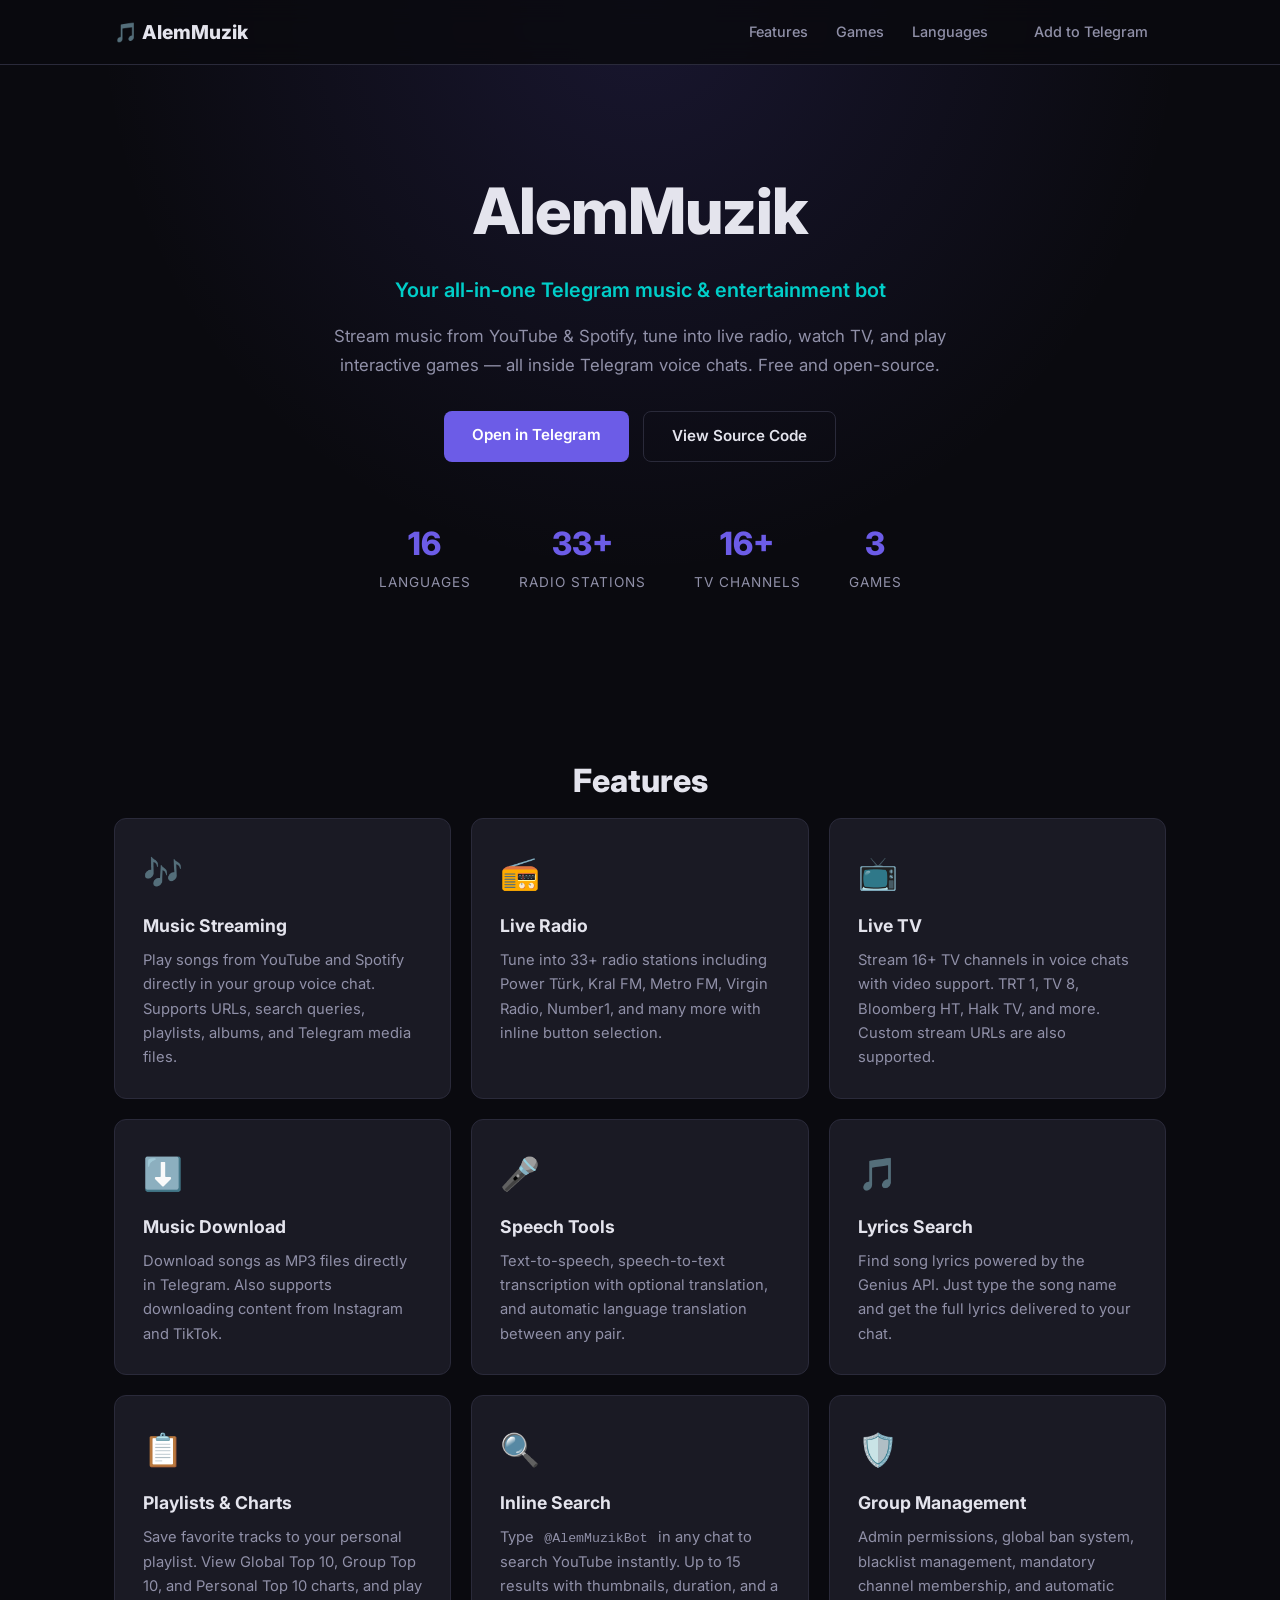
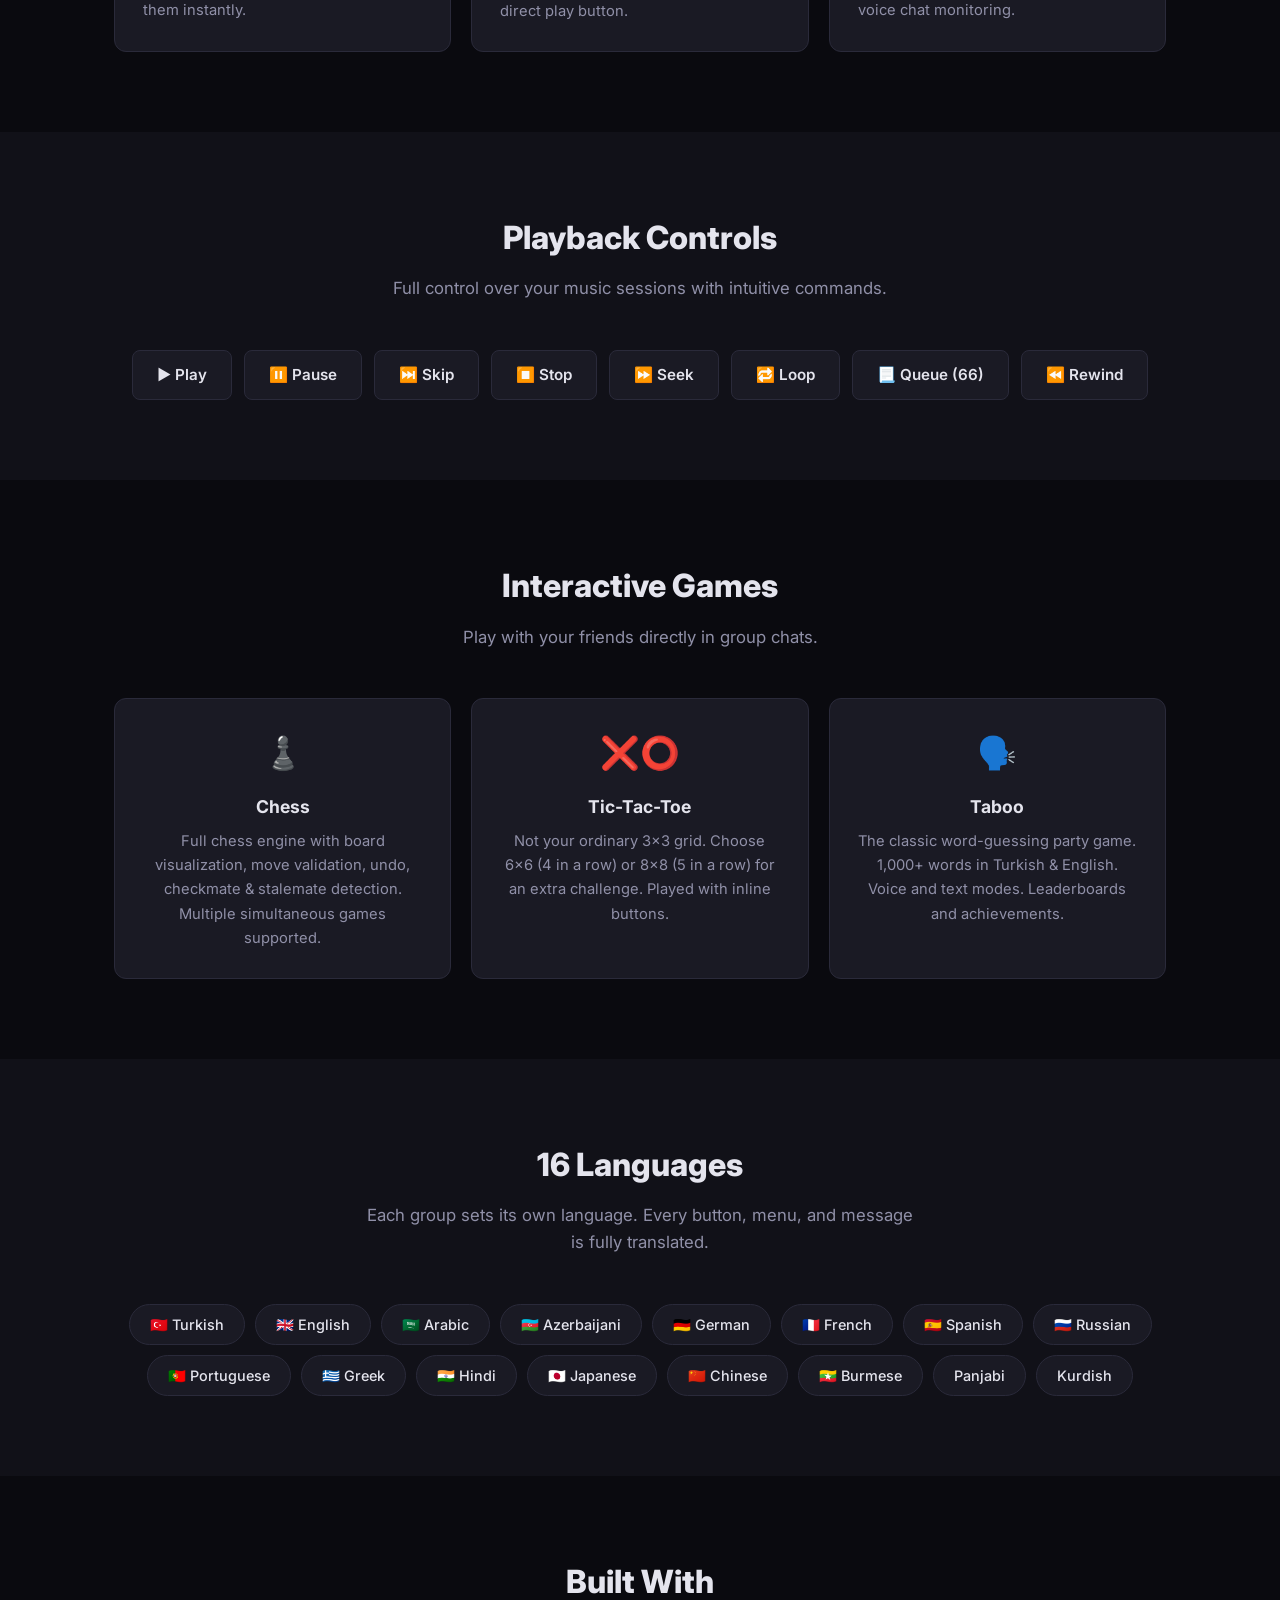
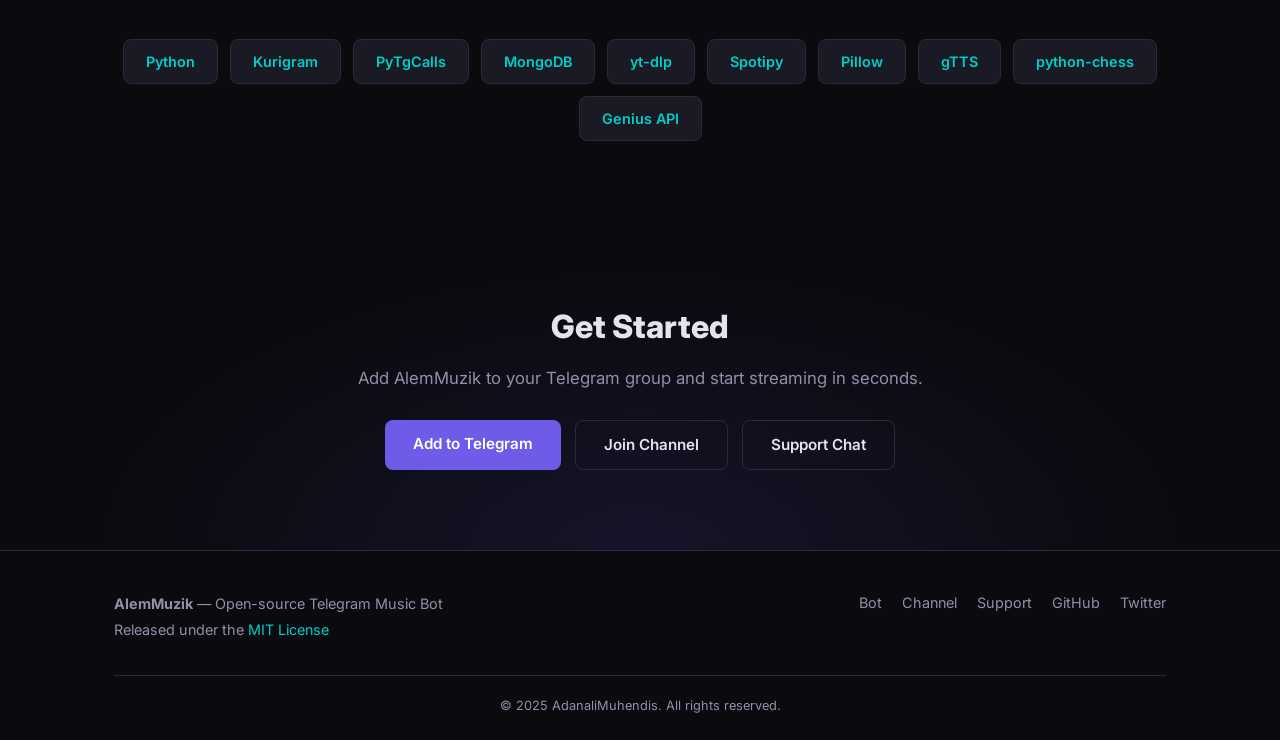
<file: docs/index.html>
<!DOCTYPE html>
<html lang="en">
<head>
    <meta charset="UTF-8">
    <meta name="viewport" content="width=device-width, initial-scale=1.0">
    <title>AlemMuzik — Telegram Music & Entertainment Bot</title>
    <meta name="description" content="AlemMuzik is a free, open-source Telegram bot for music streaming, live radio, TV, games, and more in group voice chats.">
    <meta property="og:title" content="AlemMuzik — Telegram Music Bot">
    <meta property="og:description" content="Stream music, radio, TV and play games in Telegram voice chats. Free & open-source.">
    <meta property="og:type" content="website">
    <meta property="og:url" content="https://adanalimuhendis.github.io/sade/">
    <link rel="stylesheet" href="style.css">
    <link rel="preconnect" href="https://fonts.googleapis.com">
    <link href="https://fonts.googleapis.com/css2?family=Inter:wght@400;500;600;700;800&display=swap" rel="stylesheet">
</head>
<body>

<!-- NAVBAR -->
<nav class="navbar">
    <div class="container nav-content">
        <a href="#" class="logo">🎵 AlemMuzik</a>
        <div class="nav-links">
            <a href="#features">Features</a>
            <a href="#games">Games</a>
            <a href="#languages">Languages</a>
            <a href="https://t.me/AlemMuzikBot" class="btn btn-sm" target="_blank">Add to Telegram</a>
        </div>
    </div>
</nav>

<!-- HERO -->
<header class="hero">
    <div class="container">
        <h1>AlemMuzik</h1>
        <p class="hero-subtitle">Your all-in-one Telegram music & entertainment bot</p>
        <p class="hero-desc">Stream music from YouTube &amp; Spotify, tune into live radio, watch TV, and play interactive games — all inside Telegram voice chats. Free and open-source.</p>
        <div class="hero-buttons">
            <a href="https://t.me/AlemMuzikBot" class="btn btn-primary" target="_blank">Open in Telegram</a>
            <a href="https://github.com/AdanaliMuhendis/sade" class="btn btn-outline" target="_blank">View Source Code</a>
        </div>
        <div class="hero-stats">
            <div class="stat">
                <span class="stat-num">16</span>
                <span class="stat-label">Languages</span>
            </div>
            <div class="stat">
                <span class="stat-num">33+</span>
                <span class="stat-label">Radio Stations</span>
            </div>
            <div class="stat">
                <span class="stat-num">16+</span>
                <span class="stat-label">TV Channels</span>
            </div>
            <div class="stat">
                <span class="stat-num">3</span>
                <span class="stat-label">Games</span>
            </div>
        </div>
    </div>
</header>

<!-- FEATURES -->
<section id="features" class="section">
    <div class="container">
        <h2 class="section-title">Features</h2>
        <div class="grid">

            <div class="card">
                <div class="card-icon">🎶</div>
                <h3>Music Streaming</h3>
                <p>Play songs from YouTube and Spotify directly in your group voice chat. Supports URLs, search queries, playlists, albums, and Telegram media files.</p>
            </div>

            <div class="card">
                <div class="card-icon">📻</div>
                <h3>Live Radio</h3>
                <p>Tune into 33+ radio stations including Power Türk, Kral FM, Metro FM, Virgin Radio, Number1, and many more with inline button selection.</p>
            </div>

            <div class="card">
                <div class="card-icon">📺</div>
                <h3>Live TV</h3>
                <p>Stream 16+ TV channels in voice chats with video support. TRT 1, TV 8, Bloomberg HT, Halk TV, and more. Custom stream URLs are also supported.</p>
            </div>

            <div class="card">
                <div class="card-icon">⬇️</div>
                <h3>Music Download</h3>
                <p>Download songs as MP3 files directly in Telegram. Also supports downloading content from Instagram and TikTok.</p>
            </div>

            <div class="card">
                <div class="card-icon">🎤</div>
                <h3>Speech Tools</h3>
                <p>Text-to-speech, speech-to-text transcription with optional translation, and automatic language translation between any pair.</p>
            </div>

            <div class="card">
                <div class="card-icon">🎵</div>
                <h3>Lyrics Search</h3>
                <p>Find song lyrics powered by the Genius API. Just type the song name and get the full lyrics delivered to your chat.</p>
            </div>

            <div class="card">
                <div class="card-icon">📋</div>
                <h3>Playlists &amp; Charts</h3>
                <p>Save favorite tracks to your personal playlist. View Global Top 10, Group Top 10, and Personal Top 10 charts, and play them instantly.</p>
            </div>

            <div class="card">
                <div class="card-icon">🔍</div>
                <h3>Inline Search</h3>
                <p>Type <code>@AlemMuzikBot</code> in any chat to search YouTube instantly. Up to 15 results with thumbnails, duration, and a direct play button.</p>
            </div>

            <div class="card">
                <div class="card-icon">🛡️</div>
                <h3>Group Management</h3>
                <p>Admin permissions, global ban system, blacklist management, mandatory channel membership, and automatic voice chat monitoring.</p>
            </div>

        </div>
    </div>
</section>

<!-- PLAYBACK -->
<section class="section section-alt">
    <div class="container">
        <h2 class="section-title">Playback Controls</h2>
        <p class="section-desc">Full control over your music sessions with intuitive commands.</p>
        <div class="controls-grid">
            <div class="control">▶️ Play</div>
            <div class="control">⏸️ Pause</div>
            <div class="control">⏭️ Skip</div>
            <div class="control">⏹️ Stop</div>
            <div class="control">⏩ Seek</div>
            <div class="control">🔁 Loop</div>
            <div class="control">📃 Queue (66)</div>
            <div class="control">⏪ Rewind</div>
        </div>
    </div>
</section>

<!-- GAMES -->
<section id="games" class="section">
    <div class="container">
        <h2 class="section-title">Interactive Games</h2>
        <p class="section-desc">Play with your friends directly in group chats.</p>
        <div class="grid grid-3">

            <div class="card game-card">
                <div class="card-icon">♟️</div>
                <h3>Chess</h3>
                <p>Full chess engine with board visualization, move validation, undo, checkmate &amp; stalemate detection. Multiple simultaneous games supported.</p>
            </div>

            <div class="card game-card">
                <div class="card-icon">❌⭕</div>
                <h3>Tic-Tac-Toe</h3>
                <p>Not your ordinary 3×3 grid. Choose 6×6 (4 in a row) or 8×8 (5 in a row) for an extra challenge. Played with inline buttons.</p>
            </div>

            <div class="card game-card">
                <div class="card-icon">🗣️</div>
                <h3>Taboo</h3>
                <p>The classic word-guessing party game. 1,000+ words in Turkish &amp; English. Voice and text modes. Leaderboards and achievements.</p>
            </div>

        </div>
    </div>
</section>

<!-- LANGUAGES -->
<section id="languages" class="section section-alt">
    <div class="container">
        <h2 class="section-title">16 Languages</h2>
        <p class="section-desc">Each group sets its own language. Every button, menu, and message is fully translated.</p>
        <div class="lang-grid">
            <span class="lang-tag">🇹🇷 Turkish</span>
            <span class="lang-tag">🇬🇧 English</span>
            <span class="lang-tag">🇸🇦 Arabic</span>
            <span class="lang-tag">🇦🇿 Azerbaijani</span>
            <span class="lang-tag">🇩🇪 German</span>
            <span class="lang-tag">🇫🇷 French</span>
            <span class="lang-tag">🇪🇸 Spanish</span>
            <span class="lang-tag">🇷🇺 Russian</span>
            <span class="lang-tag">🇵🇹 Portuguese</span>
            <span class="lang-tag">🇬🇷 Greek</span>
            <span class="lang-tag">🇮🇳 Hindi</span>
            <span class="lang-tag">🇯🇵 Japanese</span>
            <span class="lang-tag">🇨🇳 Chinese</span>
            <span class="lang-tag">🇲🇲 Burmese</span>
            <span class="lang-tag">Panjabi</span>
            <span class="lang-tag">Kurdish</span>
        </div>
    </div>
</section>

<!-- TECH STACK -->
<section class="section">
    <div class="container">
        <h2 class="section-title">Built With</h2>
        <div class="tech-grid">
            <div class="tech">Python</div>
            <div class="tech">Kurigram</div>
            <div class="tech">PyTgCalls</div>
            <div class="tech">MongoDB</div>
            <div class="tech">yt-dlp</div>
            <div class="tech">Spotipy</div>
            <div class="tech">Pillow</div>
            <div class="tech">gTTS</div>
            <div class="tech">python-chess</div>
            <div class="tech">Genius API</div>
        </div>
    </div>
</section>

<!-- CTA -->
<section class="section cta">
    <div class="container">
        <h2>Get Started</h2>
        <p>Add AlemMuzik to your Telegram group and start streaming in seconds.</p>
        <div class="hero-buttons">
            <a href="https://t.me/AlemMuzikBot" class="btn btn-primary" target="_blank">Add to Telegram</a>
            <a href="https://t.me/Alemciyiz" class="btn btn-outline" target="_blank">Join Channel</a>
            <a href="https://t.me/AlemSupport" class="btn btn-outline" target="_blank">Support Chat</a>
        </div>
    </div>
</section>

<!-- FOOTER -->
<footer class="footer">
    <div class="container">
        <div class="footer-content">
            <div>
                <strong>AlemMuzik</strong> — Open-source Telegram Music Bot
                <br>Released under the <a href="https://opensource.org/licenses/MIT" target="_blank">MIT License</a>
            </div>
            <div class="footer-links">
                <a href="https://t.me/AlemMuzikBot" target="_blank">Bot</a>
                <a href="https://t.me/Alemciyiz" target="_blank">Channel</a>
                <a href="https://t.me/AlemSupport" target="_blank">Support</a>
                <a href="https://github.com/AdanaliMuhendis/sade" target="_blank">GitHub</a>
                <a href="https://x.com/adanalimuhendis" target="_blank">Twitter</a>
            </div>
        </div>
        <p class="copyright">&copy; 2025 AdanaliMuhendis. All rights reserved.</p>
    </div>
</footer>

</body>
</html>
</file>
<file: docs/style.css>
/* ===== RESET & BASE ===== */
*, *::before, *::after { margin: 0; padding: 0; box-sizing: border-box; }

:root {
    --bg: #0a0a0f;
    --bg-alt: #111118;
    --surface: #1a1a24;
    --border: #2a2a3a;
    --text: #e4e4ed;
    --text-muted: #9090a8;
    --primary: #6c5ce7;
    --primary-hover: #7f6ff0;
    --accent: #00cec9;
    --radius: 12px;
    --radius-sm: 8px;
}

html { scroll-behavior: smooth; }

body {
    font-family: 'Inter', -apple-system, BlinkMacSystemFont, sans-serif;
    background: var(--bg);
    color: var(--text);
    line-height: 1.6;
    -webkit-font-smoothing: antialiased;
}

.container { max-width: 1100px; margin: 0 auto; padding: 0 24px; }

a { color: var(--accent); text-decoration: none; transition: opacity .2s; }
a:hover { opacity: .85; }

code {
    background: var(--surface);
    padding: 2px 6px;
    border-radius: 4px;
    font-size: .9em;
}

/* ===== NAVBAR ===== */
.navbar {
    position: fixed; top: 0; left: 0; right: 0; z-index: 100;
    background: rgba(10, 10, 15, .85);
    backdrop-filter: blur(12px);
    border-bottom: 1px solid var(--border);
}

.nav-content {
    display: flex; align-items: center; justify-content: space-between;
    height: 64px;
}

.logo { font-weight: 800; font-size: 1.2rem; color: var(--text); }
.logo:hover { opacity: 1; color: var(--primary); }

.nav-links { display: flex; align-items: center; gap: 28px; }
.nav-links a { color: var(--text-muted); font-size: .9rem; font-weight: 500; }
.nav-links a:hover { color: var(--text); opacity: 1; }

/* ===== BUTTONS ===== */
.btn {
    display: inline-block; padding: 12px 28px;
    border-radius: var(--radius-sm);
    font-weight: 600; font-size: .95rem;
    transition: all .2s; cursor: pointer; border: none;
}

.btn-sm { padding: 8px 18px; font-size: .85rem; }

.btn-primary {
    background: var(--primary); color: #fff;
}
.btn-primary:hover { background: var(--primary-hover); color: #fff; opacity: 1; }

.btn-outline {
    background: transparent; color: var(--text);
    border: 1.5px solid var(--border);
}
.btn-outline:hover { border-color: var(--primary); color: var(--primary); opacity: 1; }

/* ===== HERO ===== */
.hero {
    padding: 160px 0 80px;
    text-align: center;
    background: radial-gradient(ellipse at 50% 0%, rgba(108, 92, 231, .15) 0%, transparent 60%);
}

.hero h1 {
    font-size: clamp(2.5rem, 6vw, 4rem);
    font-weight: 800;
    letter-spacing: -1px;
    margin-bottom: 12px;
}

.hero-subtitle {
    font-size: 1.25rem; color: var(--accent);
    font-weight: 600; margin-bottom: 16px;
}

.hero-desc {
    max-width: 620px; margin: 0 auto 32px;
    color: var(--text-muted); font-size: 1.05rem; line-height: 1.7;
}

.hero-buttons { display: flex; gap: 14px; justify-content: center; flex-wrap: wrap; }

.hero-stats {
    display: flex; justify-content: center; gap: 48px;
    margin-top: 56px; flex-wrap: wrap;
}

.stat { text-align: center; }
.stat-num { display: block; font-size: 2rem; font-weight: 800; color: var(--primary); }
.stat-label { font-size: .85rem; color: var(--text-muted); text-transform: uppercase; letter-spacing: 1px; }

/* ===== SECTIONS ===== */
.section { padding: 80px 0; }
.section-alt { background: var(--bg-alt); }

.section-title {
    text-align: center; font-size: 2rem; font-weight: 800;
    margin-bottom: 12px;
}

.section-desc {
    text-align: center; color: var(--text-muted);
    max-width: 560px; margin: 0 auto 48px; font-size: 1.05rem;
}

/* ===== GRID & CARDS ===== */
.grid {
    display: grid;
    grid-template-columns: repeat(auto-fill, minmax(300px, 1fr));
    gap: 20px;
}

.grid-3 {
    grid-template-columns: repeat(auto-fill, minmax(280px, 1fr));
}

.card {
    background: var(--surface);
    border: 1px solid var(--border);
    border-radius: var(--radius);
    padding: 28px;
    transition: border-color .2s, transform .2s;
}

.card:hover {
    border-color: var(--primary);
    transform: translateY(-2px);
}

.card-icon { font-size: 2rem; margin-bottom: 14px; }
.card h3 { font-size: 1.1rem; font-weight: 700; margin-bottom: 8px; }
.card p { color: var(--text-muted); font-size: .92rem; line-height: 1.65; }

.game-card { text-align: center; }

/* ===== CONTROLS ===== */
.controls-grid {
    display: flex; flex-wrap: wrap; justify-content: center; gap: 12px;
}

.control {
    background: var(--surface);
    border: 1px solid var(--border);
    border-radius: var(--radius-sm);
    padding: 12px 24px;
    font-weight: 600; font-size: .95rem;
}

/* ===== LANGUAGES ===== */
.lang-grid {
    display: flex; flex-wrap: wrap; justify-content: center; gap: 10px;
}

.lang-tag {
    background: var(--surface);
    border: 1px solid var(--border);
    border-radius: 999px;
    padding: 8px 20px;
    font-size: .9rem; font-weight: 500;
}

/* ===== TECH ===== */
.tech-grid {
    display: flex; flex-wrap: wrap; justify-content: center; gap: 12px;
    margin-top: 32px;
}

.tech {
    background: var(--surface);
    border: 1px solid var(--border);
    border-radius: var(--radius-sm);
    padding: 10px 22px;
    font-size: .9rem; font-weight: 600;
    color: var(--accent);
}

/* ===== CTA ===== */
.cta {
    text-align: center;
    background: radial-gradient(ellipse at 50% 100%, rgba(108, 92, 231, .12) 0%, transparent 60%);
}

.cta h2 { font-size: 2rem; font-weight: 800; margin-bottom: 12px; }
.cta p { color: var(--text-muted); margin-bottom: 28px; font-size: 1.05rem; }

/* ===== FOOTER ===== */
.footer {
    border-top: 1px solid var(--border);
    padding: 40px 0 24px;
}

.footer-content {
    display: flex; justify-content: space-between; align-items: flex-start;
    flex-wrap: wrap; gap: 20px;
}

.footer-content div:first-child { color: var(--text-muted); font-size: .9rem; line-height: 1.8; }

.footer-links { display: flex; gap: 20px; flex-wrap: wrap; }
.footer-links a { color: var(--text-muted); font-size: .9rem; }
.footer-links a:hover { color: var(--text); }

.copyright {
    text-align: center; color: var(--text-muted);
    font-size: .8rem; margin-top: 32px; padding-top: 20px;
    border-top: 1px solid var(--border);
}

/* ===== RESPONSIVE ===== */
@media (max-width: 768px) {
    .nav-links a:not(.btn) { display: none; }
    .hero { padding: 120px 0 60px; }
    .hero-stats { gap: 24px; }
    .stat-num { font-size: 1.5rem; }
    .grid { grid-template-columns: 1fr; }
    .footer-content { flex-direction: column; align-items: center; text-align: center; }
}
</file>
